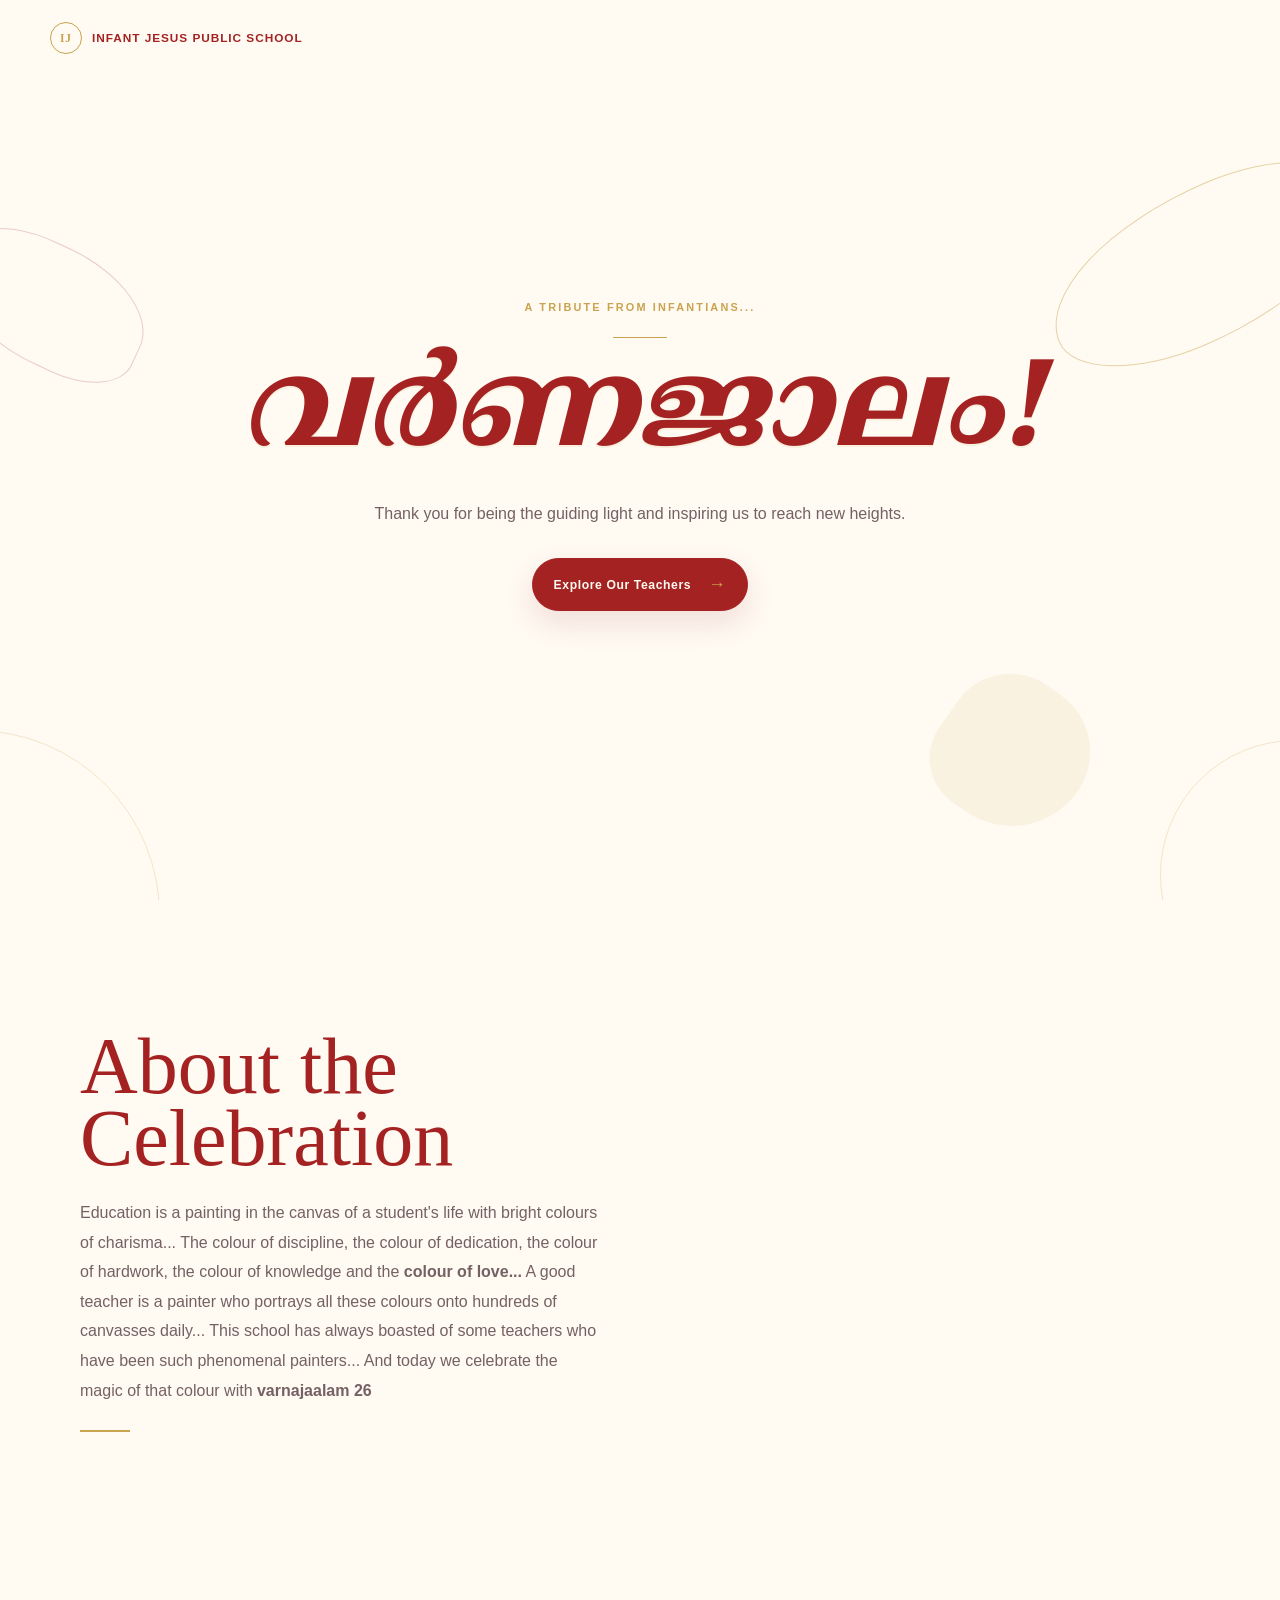
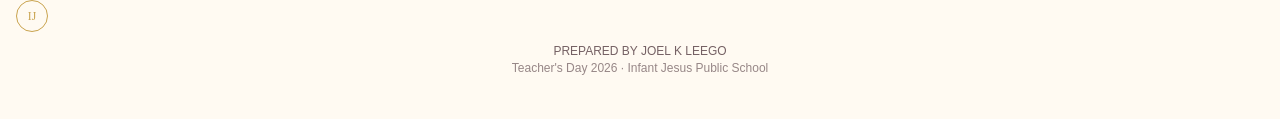
<file: index.html>
<!DOCTYPE html>
<html lang="en">
<head>
  <meta charset="UTF-8">
  <meta name="viewport" content="width=device-width, initial-scale=1.0">
  <meta name="description" content="Happy Teacher's Day — Infant Jesus Public School, North Paravur">
  <meta name="theme-color" content="#871929">
  <title>Happy Teacher's Day | Infant Jesus Public School</title>
  <link rel="stylesheet" href="style.css">
</head>
<body class="home-page">

  <nav class="nav">
    <a class="brand" href="index.html">
      <span class="brand-mark">IJ</span>
      <span>Infant Jesus Public School</span>
    </a>
  </nav>

  <main>
    <section class="premium-hero">
      <div class="abstract-art art-one"></div>
      <div class="abstract-art art-two"></div>
      <div class="abstract-art art-three"></div>
      <div class="abstract-ring ring-one"></div>
      <div class="abstract-ring ring-two"></div>

      <div class="hero-inner">
        <p class="overline">A TRIBUTE FROM INFANTIANS...</p>

        <div class="hero-rule"></div>

        <!-- Malayalam Signature Title -->
        <h1 class="malayalam-signature-title">വർണജാലം!</h1>

        <p class="hero-subtitle">
          Thank you for being the guiding light and inspiring us to reach new heights.
        </p>

        <a class="hero-cta" href="teachers.html">
          <span>Explore Our Teachers</span>
          <b>→</b>
        </a>
        <p class="school-caption"></p>

      </div>
    </section>
    <section class="celebration-section">

      <div class="celebration-copy">
        <h2>About the<br>Celebration</h2>
        <p>
         Education is a painting in the canvas of a student's life with bright colours of charisma...

The colour of discipline, the colour of dedication, the colour of hardwork, the colour of knowledge and the <B>colour of love...</B>

A good teacher is a painter who portrays all these colours onto hundreds of canvasses daily...

This school has always boasted of some teachers who have been such phenomenal painters...

And today we celebrate the magic of that colour
with <b>varnajaalam 26</b>
        </p>
        <div class="small-gold-line"></div>
      </div>
    </section>
  </main>

  <footer>
    <div class="footer-mark">IJ</div>
    <p>PREPARED BY JOEL K LEEGO</p>
    <span>Teacher's Day 2026 · Infant Jesus Public School</span>
  </footer>
</body>
</html>
</file>
<file: style.css>
@import url("https://fonts.googleapis.com/css2?family=Roboto+Slab:wght@700;800;900&display=swap");
@import url('https://fonts.googleapis.com/css2?family=Noto+Serif+Malayalam:wght@700;800;900&display=swap');

/* =========================================================
   PREMIUM TEACHER'S DAY WEBSITE
   3-color palette: deep red / warm white / gold
   ========================================================= */

@font-face {
  font-family: 'Bison';
  src: url('/fonts/Bison-Bold.woff2') format('woff2'),
       url('/fonts/Bison-Bold.woff') format('woff');
  font-weight: 800 900;
  font-style: normal;
  font-display: swap;
}

:root {
  --red: #a42222;
  --red-dark: #a42222;
  --white: #fffaf2;
  --gold: #c9a34e;
  --ink: #32171c;
  --muted: #756164;
  --line: rgba(140, 23, 40, .14);
  --gold-line: rgba(201, 163, 78, .48);
  --card: #fffdf9;
}

* { box-sizing: border-box; }

html { scroll-behavior: smooth; }

body {
  margin: 0;
  color: var(--ink);
  background: var(--white);
  font-family: Inter, Arial, Helvetica, sans-serif;
}

body.no-scroll { overflow: hidden; }

h1, h2, h3 {
  font-family: Georgia, "Times New Roman", serif;
}

a { color: inherit; text-decoration: none; }

button, input { font: inherit; }

.nav {
  position: absolute;
  z-index: 20;
  top: 0;
  left: 0;
  right: 0;
  width: min(1180px, calc(100% - 32px));
  margin: auto;
  padding: 22px 0;
  display: flex;
  align-items: center;
  justify-content: space-between;
}

.brand {
  display: inline-flex;
  align-items: center;
  gap: 10px;
  color: var(--red);
  font-size: .74rem;
  font-weight: 800;
  letter-spacing: .08em;
  text-transform: uppercase;
}

.brand-mark, .footer-mark {
  width: 32px;
  height: 32px;
  display: grid;
  place-items: center;
  border: 1px solid var(--gold);
  border-radius: 50%;
  color: var(--gold);
  font-family: Georgia, serif;
  font-size: .72rem;
}

.nav-link {
  display: inline-flex;
  gap: 8px;
  align-items: center;
  color: var(--red);
  font-size: .76rem;
  font-weight: 800;
  letter-spacing: .04em;
}

.nav-link span { color: var(--gold); }

/* ================= HOME ================= */

.premium-hero {
  min-height: 100svh;
  position: relative;
  overflow: hidden;
  display: grid;
  place-items: center;
  padding: 110px 20px 70px;
  isolation: isolate;
}

.hero-inner {
  position: relative;
  z-index: 5;
  max-width: 900px;
  text-align: center;
  animation: reveal .9s ease both;
  /* Use flex so the block title and surrounding elements stay perfectly centered */
  display: flex;
  flex-direction: column;
  align-items: center;
  justify-content: center;
}

.overline {
  margin: 0;
  color: var(--gold);
  font-size: .68rem;
  font-weight: 900;
  letter-spacing: .2em;
  text-transform: uppercase;
}

.hero-rule {
  width: 54px;
  height: 1px;
  margin: 24px auto;
  background: var(--gold);
}

/*
  BLOCK 9 TITLE
  ---------------------------------------------------------
  Prefer Bison if available. If not, use Noto Serif Malayalam
  (good Malayalam coverage) and apply a slight horizontal
  scale to emulate the elongated bold look you requested.
*/
.block-nine-title {
  margin: 0;
  color: var(--red);
  font-family: "Bison", "Noto Serif", "Roboto Slab", Rockwell, "Rockwell Extra Bold", Georgia, serif;
  font-weight: 900;
  font-size: clamp(3.55rem, 13.5vw, 8.8rem);
  line-height: .84;
  /* Malayalam should keep its native casing; don't force uppercase */
  text-transform: none;
  /* Tighten a bit for Malayalam text */
  letter-spacing: -.02em;
  text-shadow: 0 2px 0 rgba(201,163,78,.12);
  display: inline-block;
  /* Slight elongation to emulate Bison's look when Bison isn't present */
  transform: scaleX(1.00);
}

/*
  MALAYALAM SIGNATURE TITLE
  ---------------------------------------------------------
  For വർണജാലം - italic, slanted signature style while maintaining aesthetics
*/
.malayalam-signature-title {
  margin: 0;
  color: var(--red);
  font-family: "Noto Serif Malayalam", Georgia, serif;
  font-weight: 800;
  font-size: clamp(3.2rem, 12vw, 7.5rem);
  line-height: .9;
  text-transform: none;
  letter-spacing: -.01em;
  text-shadow: 0 2px 0 rgba(201,163,78,.12);
  display: inline-block;
  /* Italic + skew for signature-like appearance */
  font-style: italic;
  transform: skewY(0deg) scaleX(1.00);
}

/* Prefer less slant on narrow screens */
@media (max-width: 520px) 
  
}

/* Prefer less horizontal scale on narrow screens so it doesn't wrap awkwardly */
@media (max-width: 520px) {
  .block-nine-title { transform: scaleX(1.03); }
}

.hero-subtitle {
  width: min(600px, 100%);
  margin: 30px auto 0;
  color: var(--muted);
  font-size: 1rem;
  line-height: 1.8;
}

.hero-cta {
  display: inline-flex;
  align-items: center;
  gap: 17px;
  margin-top: 30px;
  padding: 15px 21px;
  border: 1px solid var(--red);
  border-radius: 999px;
  color: var(--white);
  background: var(--red);
  box-shadow: 0 12px 30px rgba(140,23,40,.12);
  font-size: .76rem;
  font-weight: 900;
  letter-spacing: .05em;
  transition: .25s ease;
}

.hero-cta b {
  color: var(--gold);
  font-size: 1.1rem;
}

.hero-cta:hover {
  background: var(--red-dark);
  transform: translateY(-2px);
}

.school-caption {
  margin: 28px 0 0;
  color: var(--red);
  opacity: .55;
  font-size: .62rem;
  font-weight: 800;
  letter-spacing: .16em;
}

.abstract-art {
  position: absolute;
  z-index: -1;
  pointer-events: none;
}

.art-one {
  width: 330px;
  height: 150px;
  right: -90px;
  top: 21%;
  border: 1px solid var(--gold-line);
  border-radius: 60% 40% 60% 40%;
  transform: rotate(-23deg);
}

.art-two {
  width: 210px;
  height: 120px;
  left: -60px;
  top: 27%;
  border: 1px solid rgba(140,23,40,.2);
  border-radius: 50% 60% 40% 70%;
  transform: rotate(25deg);
}

.art-three {
  width: 150px;
  height: 150px;
  right: 15%;
  bottom: 8%;
  border-radius: 48% 52% 60% 40%;
  background: rgba(201,163,78,.10);
  transform: rotate(35deg);
}

.abstract-ring {
  position: absolute;
  z-index: -2;
  border: 1px solid rgba(201,163,78,.25);
  border-radius: 50%;
}

.ring-one {
  width: 370px;
  height: 370px;
  left: -210px;
  bottom: -200px;
}

.ring-two {
  width: 270px;
  height: 270px;
  right: -150px;
  bottom: -110px;
}

/* ================= CELEBRATION ================= */

.celebration-section {
  width: min(1120px, calc(100% - 32px));
  margin: 0 auto;
  padding: 100px 0;
  display: grid;
  grid-template-columns: 1fr;
  gap: 45px;
  align-items: center;
}

.celebration-image {
  order: 2;
}

.image-placeholder {
  min-height: 390px;
  border-radius: 32px;
  display: flex;
  flex-direction: column;
  align-items: center;
  justify-content: center;
  color: var(--gold);
  background: var(--red);
  box-shadow: 0 22px 55px rgba(50,23,28,.09);
}

.image-placeholder span {
  font-family: Georgia, serif;
  font-size: 2.1rem;
}

.image-placeholder small {
  margin-top: 8px;
  color: var(--white);
  opacity: .75;
}

.celebration-copy { order: 1; }

.section-kicker {
  margin: 0 0 12px;
  color: var(--gold);
  font-size: .68rem;
  font-weight: 900;
  letter-spacing: .18em;
  text-transform: uppercase;
}

.celebration-copy h2 {
  margin: 0;
  color: var(--red);
  font-size: clamp(3rem, 9vw, 5rem);
  line-height: .9;
  font-weight: 500;
}

.celebration-copy p:not(.section-kicker) {
  max-width: 560px;
  margin-top: 24px;
  color: var(--muted);
  line-height: 1.85;
}

.small-gold-line {
  width: 50px;
  height: 2px;
  margin-top: 25px;
  background: var(--gold);
}

/* ================= TEACHERS PAGE ================= */

.directory-hero {
  position: relative;
  min-height: 43svh;
  display: grid;
  place-items: center;
  overflow: hidden;
  padding: 120px 20px 55px;
  text-align: center;
}

.directory-heading {
  position: relative;
  z-index: 2;
  animation: reveal .7s ease both;
}

.directory-heading h1 {
  margin: 0;
  color: var(--red);
  font-size: clamp(3.5rem, 12vw, 6.5rem);
  line-height: .9;
  font-weight: 500;
}

.directory-heading > p:last-child {
  margin: 18px auto 0;
  color: var(--muted);
}

.directory-decoration {
  position: absolute;
  border: 1px solid var(--gold-line);
  border-radius: 50%;
}

.deco-left {
  width: 250px;
  height: 250px;
  left: -130px;
  top: 30px;
}

.deco-right {
  width: 330px;
  height: 330px;
  right: -180px;
  bottom: -180px;
}

.directory-section {
  width: min(1180px, calc(100% - 32px));
  margin: auto;
  padding: 20px 0 100px;
}

.directory-tools {
  width: min(700px, 100%);
  margin: 0 auto 35px;
}

.directory-tools label {
  display: block;
  margin-bottom: 8px;
  color: var(--muted);
  font-size: .72rem;
  font-weight: 800;
}

.search-box {
  display: flex;
  align-items: center;
  gap: 9px;
  padding: 0 16px;
  border: 1px solid var(--line);
  border-radius: 16px;
  background: var(--card);
  transition: .2s ease;
}

.search-box:focus-within {
  border-color: var(--gold);
  box-shadow: 0 0 0 4px rgba(201,163,78,.10);
}

.search-box > span {
  color: var(--gold);
  font-size: 1.45rem;
}

.search-box input {
  width: 100%;
  min-width: 0;
  padding: 15px 0;
  border: 0;
  outline: 0;
  color: var(--ink);
  background: transparent;
}

/* ================= TILE GRID ================= */

.teacher-grid {
  display: grid;
  grid-template-columns: repeat(2, minmax(0, 1fr));
  gap: 13px;
}

.teacher-tile {
  position: relative;
  min-width: 0;
  aspect-ratio: .82;
  overflow: hidden;
  padding: 0;
  border: 0;
  border-radius: 20px;
  background: var(--red);
  cursor: pointer;
  text-align: left;
  box-shadow: 0 10px 30px rgba(50,23,28,.07);
  transition: transform .25s ease, box-shadow .25s ease;
}

.teacher-tile:hover,
.teacher-tile:focus-visible {
  outline: none;
  transform: translateY(-4px);
  box-shadow: 0 18px 40px rgba(50,23,28,.14);
}

.tile-number {
  position: absolute;
  z-index: 5;
  top: 11px;
  left: 12px;
  width: 31px;
  height: 31px;
  display: grid;
  place-items: center;
  border: 1px solid rgba(255,250,242,.55);
  border-radius: 50%;
  color: var(--white);
  background: rgba(140,23,40,.45);
  backdrop-filter: blur(7px);
  font-size: .63rem;
  font-weight: 900;
}

.tile-photo {
  position: absolute;
  inset: 0;
  display: block;
}

.tile-photo img {
  width: 100%;
  height: 100%;
  object-fit: cover;
}

.tile-photo-placeholder {
  width: 100%;
  height: 100%;
  display: grid;
  place-items: center;
  color: rgba(255,250,242,.8);
  background:
    radial-gradient(circle at 50% 40%, rgba(201,163,78,.34), transparent 28%),
    linear-gradient(145deg, var(--red), var(--red-dark));
}

.tile-photo-placeholder span {
  font-family: Georgia, serif;
  font-size: 1.05rem;
  letter-spacing: .12em;
}

.tile-caption {
  position: absolute;
  z-index: 4;
  right: 0;
  bottom: 0;
  left: 0;
  padding: 42px 13px 15px;
  display: flex;
  flex-direction: column;
  align-items: center;
  text-align: center;
  color: var(--white);
  background: linear-gradient(transparent, rgba(45,8,14,.92));
}

.tile-caption strong {
  font-family: Georgia, serif;
  font-size: 1.03rem;
  line-height: 1.1;
}

.tile-caption small {
  margin-top: 5px;
  color: rgba(255,250,242,.78);
  font-size: .65rem;
}

.teacher-count {
  margin: 18px 0 0;
  color: var(--muted);
  text-align: center;
  font-size: .75rem;
}

.no-results {
  display: none;
  color: var(--muted);
  text-align: center;
}

.no-results.visible { display: block; }

/* ================= PROFILE — UNCHANGED FUNCTIONALLY ================= */

.profile-overlay {
  position: fixed;
  inset: 0;
  z-index: 100;
  display: none;
  align-items: center;
  justify-content: center;
  padding: 16px;
  background: rgba(45,8,14,.60);
}

.profile-overlay.active { display: flex; }

.profile-card {
  width: min(620px, 100%);
  max-height: 92vh;
  overflow-y: auto;
  position: relative;
  padding: 34px 24px 42px;
  border-radius: 30px;
  background: var(--white);
  animation: profileIn .28s ease both;
}

.close-button {
  position: absolute;
  z-index: 3;
  top: 12px;
  right: 14px;
  width: 40px;
  height: 40px;
  border: 0;
  border-radius: 50%;
  color: var(--red);
  background: transparent;
  font-size: 1.8rem;
  cursor: pointer;
}

.profile-photo {
  width: min(230px, 62vw);
  aspect-ratio: 1;
  margin: 4px auto 24px;
  overflow: hidden;
  border-radius: 30px;
  background: var(--red);
}

.profile-photo img {
  width: 100%;
  height: 100%;
  display: block;
  object-fit: cover;
}

.profile-placeholder {
  width: 100%;
  height: 100%;
  display: grid;
  place-items: center;
  color: var(--gold);
  font-family: Georgia, serif;
  font-size: 1.35rem;
}

.profile-subject {
  margin: 0;
  color: var(--gold);
  text-align: center;
  font-size: .68rem;
  font-weight: 900;
  letter-spacing: .15em;
  text-transform: uppercase;
}

.profile-card h2 {
  margin: 7px 0 0;
  color: var(--red);
  text-align: center;
  font-size: 2.7rem;
  line-height: 1;
  font-weight: 500;
}

.profile-section {
  margin-top: 32px;
}

.profile-section h3 {
  margin: 0 0 10px;
  color: var(--red);
  font-size: 1.45rem;
}

.profile-section > p {
  margin: 0;
  color: var(--muted);
  line-height: 1.8;
}

blockquote {
  margin: 13px 0;
  padding: 13px 0 13px 16px;
  border-left: 3px solid var(--gold);
  color: var(--ink);
  line-height: 1.7;
}

/* ================= FOOTER ================= */

footer {
  padding: 38px 16px 44px;
  color: var(--muted);
  text-align: center;
  font-size: .75rem;
}

footer p { margin: 12px 0 3px; }
footer span { opacity: .75; }

/* ================= ANIMATION ================= */

@keyframes reveal {
  from { opacity: 0; transform: translateY(15px); }
  to { opacity: 1; transform: translateY(0); }
}

@keyframes profileIn {
  from { opacity: 0; transform: translateY(18px) scale(.98); }
  to { opacity: 1; transform: translateY(0) scale(1); }
}

/* ================= RESPONSIVE ================= */

@media (min-width: 650px) {
  .block-nine-title {
    letter-spacing: -.052em;
  }

  .teacher-grid {
    grid-template-columns: repeat(3, minmax(0, 1fr));
    gap: 18px;
  }

  .celebration-section {
    grid-template-columns: 1fr 1fr;
    gap: 80px;
  }

  .celebration-image { order: 2; }
  .celebration-copy { order: 1; }
}

@media (min-width: 920px) {
  .teacher-grid {
    grid-template-columns: repeat(4, minmax(0, 1fr));
  }

  .celebration-section {
    padding-top: 130px;
    padding-bottom: 130px;
  }
}

@media (max-width: 520px) {
  .nav {
    width: calc(100% - 24px);
  }

  .brand span:last-child {
    max-width: 145px;
    line-height: 1.1;
  }

  .premium-hero {
    padding-top: 105px;
  }

  .block-nine-title {
    font-size: 4.05rem;
    /* reduce the transform a bit on small screens so it doesn't overflow */
    transform: scaleX(1.03);
  }

  .teacher-grid {
    gap: 10px;
  }

  .teacher-tile {
    border-radius: 16px;
  }

  .tile-caption strong {
    font-size: .9rem;
  }

  .profile-card {
    border-radius: 25px;
  }
}
</file>
